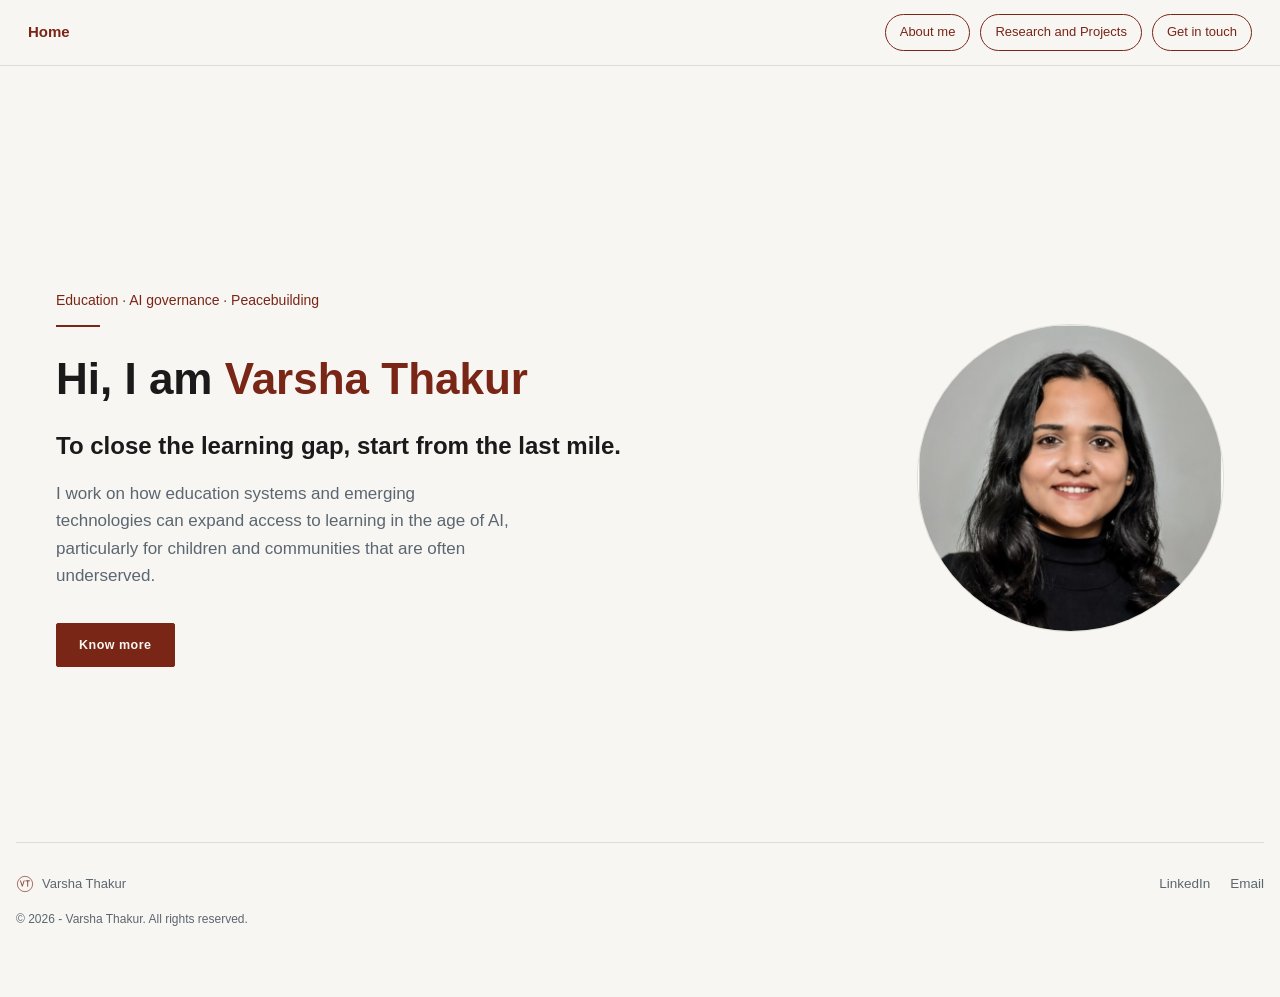
<file: index.html>
<!DOCTYPE html>
<html lang="en">
<head>
<meta charset="UTF-8">
<meta name="viewport" content="width=device-width, initial-scale=1.0">
<title>Varsha Thakur | Education, AI Governance and Peacebuilding</title>
<meta name="description" content="Varsha Thakur works at the intersection of education, AI governance, and peacebuilding, with a focus on children and communities that are often underserved.">
<meta property="og:type" content="website">
<meta property="og:title" content="Varsha Thakur | Education, AI Governance and Peacebuilding">
<meta property="og:description" content="Varsha Thakur works at the intersection of education, AI governance, and peacebuilding, with a focus on children and communities that are often underserved.">
<meta property="og:url" content="https://varsha-thakur-unc.github.io/">
<link rel="icon" type="image/svg+xml" href="data:image/svg+xml,%3Csvg xmlns='http://www.w3.org/2000/svg' viewBox='0 0 40 40'%3E%3Ccircle cx='20' cy='20' r='17' fill='none' stroke='%237A2616' stroke-width='1.6'/%3E%3Cpath d='M10 13 L14 25 L18 13' fill='none' stroke='%237A2616' stroke-width='2' stroke-linecap='round' stroke-linejoin='round'/%3E%3Cpath d='M22 13 L30 13 M26 13 L26 25' fill='none' stroke='%237A2616' stroke-width='2' stroke-linecap='round'/%3E%3C/svg%3E">
<link rel="stylesheet" href="styles.css">
</head>
<body>

<div class="topnav">
  <div class="topnav-inner">
    <a class="topnav-name active" href="index.html">Home</a>
    <div class="topnav-links">
      <a class="nav-btn" href="about.html">About me</a>
      <a class="nav-btn" href="portfolio.html">Research and Projects</a>
      <a class="nav-btn" href="contact.html">Get in touch</a>
    </div>
  </div>
</div>

<div class="wrap">

  <section id="hero">
    <img src="Profile.jpg" alt="Varsha Thakur" class="hero-photo">
    <div class="hero-eyebrow">Education &middot; AI governance &middot; Peacebuilding</div>
    <div class="eyebrow-rule"></div>
    <h1 class="hero-title">Hi, I am <span class="accent">Varsha Thakur</span></h1>
    <h2 style="font-size:clamp(18px, 2.6vw, 24px); font-weight:600; line-height:1.35; color:var(--ink); margin:0 0 18px;">To close the learning gap, start from the last mile.</h2>
    <p class="hero-sub" style="margin-bottom:34px;">I work on how education systems and emerging technologies can expand access to learning in the age of AI, particularly for children and communities that are often underserved.</p>
    <a class="cta-next" href="about.html" style="align-self:flex-start;">Know more</a>
  </section>

  <footer>
    <div class="footer-row">
      <div class="foot-name"><svg class="monogram" width="18" height="18" viewBox="0 0 40 40" xmlns="http://www.w3.org/2000/svg"><circle cx="20" cy="20" r="17" fill="none" stroke="currentColor" stroke-width="1.4"/><path d="M10 13 L14 25 L18 13" fill="none" stroke="currentColor" stroke-width="1.8" stroke-linecap="round" stroke-linejoin="round"/><path d="M22 13 L30 13 M26 13 L26 25" fill="none" stroke="currentColor" stroke-width="1.8" stroke-linecap="round"/></svg>Varsha Thakur</div>
      <div class="social-links">
        <a href="https://www.linkedin.com/in/varshathakur0525/" target="_blank" rel="noopener">LinkedIn</a>
        <a href="mailto:varshat@unc.edu">Email</a>
      </div>
    </div>
    <div class="footer-credit">&copy; 2026 - Varsha Thakur. All rights reserved.</div>
  </footer>

</div>

</body>
</html>
</file>
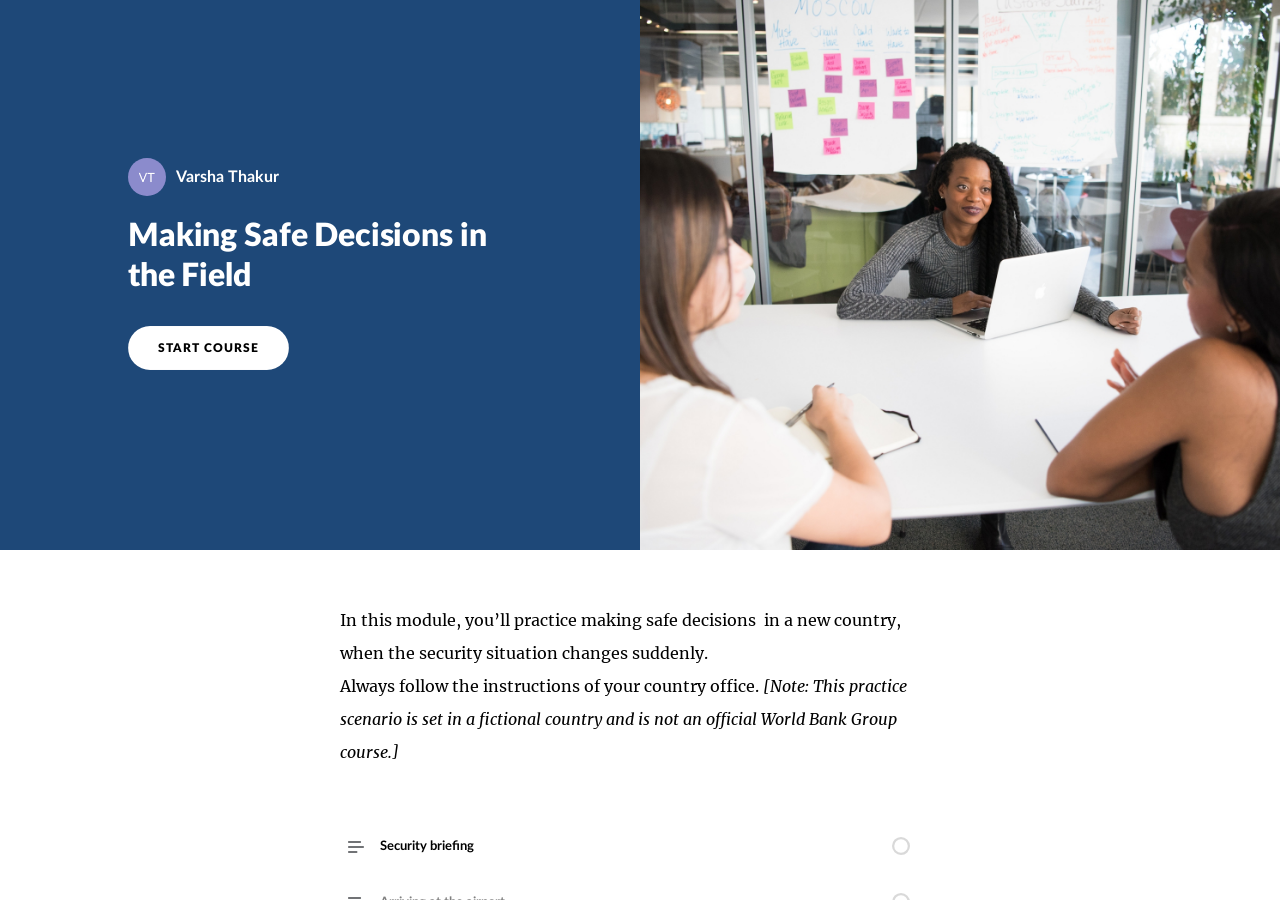
<file: safe-decisions/index.html>
<!DOCTYPE html>
<html lang="en">
<head>
<meta charset="utf-8">
<meta name="viewport" content="width=device-width, initial-scale=1">
<title>Making Safe Decisions in the Field</title>
<style>
  html, body { margin: 0; height: 100%; background: #ffffff; }
  iframe { display: block; width: 100%; height: 100%; border: 0; }
</style>
<script>
  /* A minimal SCORM 2004 runtime, so the course runs on a website the way it
     would inside an LMS. Nothing is saved or sent anywhere, and every visit
     starts fresh. */
  (function () {
    var data = {
      "cmi._version": "1.0",
      "cmi.mode": "normal",
      "cmi.credit": "credit",
      "cmi.entry": "ab-initio",
      "cmi.completion_status": "unknown",
      "cmi.success_status": "unknown",
      "cmi.learner_id": "guest",
      "cmi.learner_name": "Guest",
      "cmi.location": "",
      "cmi.suspend_data": "",
      "cmi.launch_data": "",
      "cmi.total_time": "PT0H0M0S",
      "cmi.time_limit_action": "continue,no message",
      "cmi.interactions._count": "0",
      "cmi.objectives._count": "0",
      "cmi.comments_from_learner._count": "0",
      "cmi.comments_from_lms._count": "0"
    };
    function updateCount(element) {
      var match = /^cmi\.(interactions|objectives|comments_from_learner)\.(\d+)\./.exec(element);
      if (!match) { return; }
      var key = "cmi." + match[1] + "._count";
      var next = parseInt(match[2], 10) + 1;
      if (next > parseInt(data[key] || "0", 10)) { data[key] = String(next); }
    }
    window.API_1484_11 = {
      Initialize: function () { return "true"; },
      Terminate: function () { return "true"; },
      Commit: function () { return "true"; },
      GetValue: function (element) {
        return Object.prototype.hasOwnProperty.call(data, element) ? data[element] : "";
      },
      SetValue: function (element, value) {
        data[element] = String(value);
        updateCount(element);
        return "true";
      },
      GetLastError: function () { return "0"; },
      GetErrorString: function () { return ""; },
      GetDiagnostic: function () { return ""; }
    };
  })();
</script>
</head>
<body>
<iframe src="scormdriver/indexAPI.html" title="Making Safe Decisions in the Field" allow="autoplay; fullscreen"></iframe>
</body>
</html>
</file>
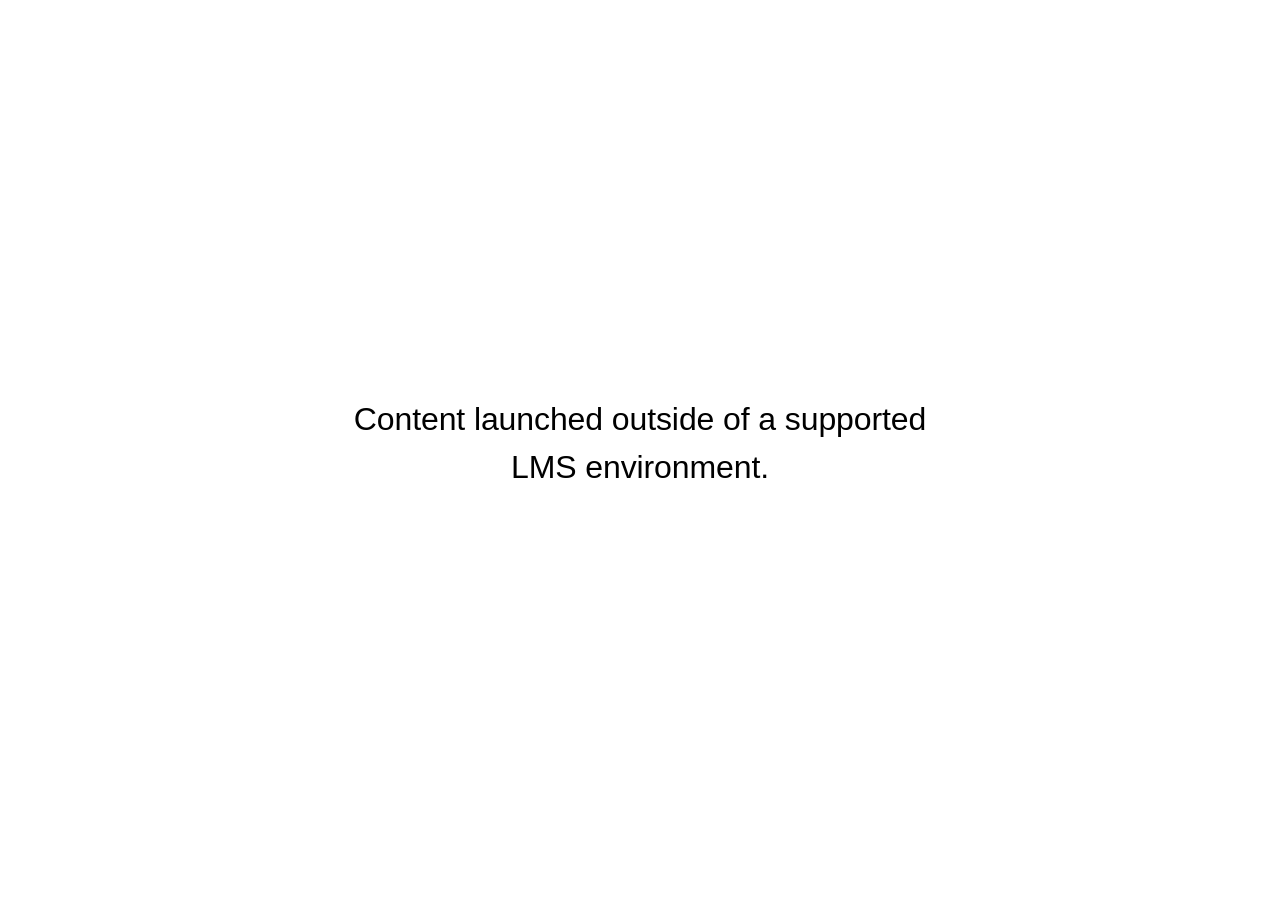
<file: safe-decisions/scormcontent/index.html>
<!doctype html>
<!-- 
course package version: T2NkK18a
rise_frontend sha: ac777813c344645eacc6f0f1423dc1d7cd86373a
ai_scenario sha: 829a695709e52af51e2e6a9ee84e43035f909327
learn_distribution_frontend sha: 6f05864a11e04685e2ec16e80185fe83fadc07a6
mondrian sha: 509dd1d1a8df705ef9239013702b294fa83fac91
sandbox sha: 42753f3391b109fa3788c525c22880445ab48325
 -->
<html lang="en">
  <head>
    <meta charset="utf-8">
    <meta name="viewport" content="width=device-width,initial-scale=1">
    <title>Making Safe Decisions in the Field</title>
    
    <script type="application/json" id="__CONFIG__">
      {"remoteManifest":{"ai_scenario":{".js":["ai-scenario/entry.js"]},"learn_distribution_frontend":{".js":["learn_dist/entry.js"]},"mondrian":{".js":["mondrian/entry.js"]}},"assetTargetPrefixes":{"media":"assets","font":"lib/fonts"},"loadOnlyInLms":true,"surface":"lms-export","telemetry":{"uri":"https://metrics.articulate.com"}}
    </script>
    
    <script src="lib/dist/ceac0120.js"></script>
  </head>
  <body>
    <div id="app"></div>
    
      <script src="lib/rise/39bb3dab.js"></script>
    
  </body>
</html>
</file>
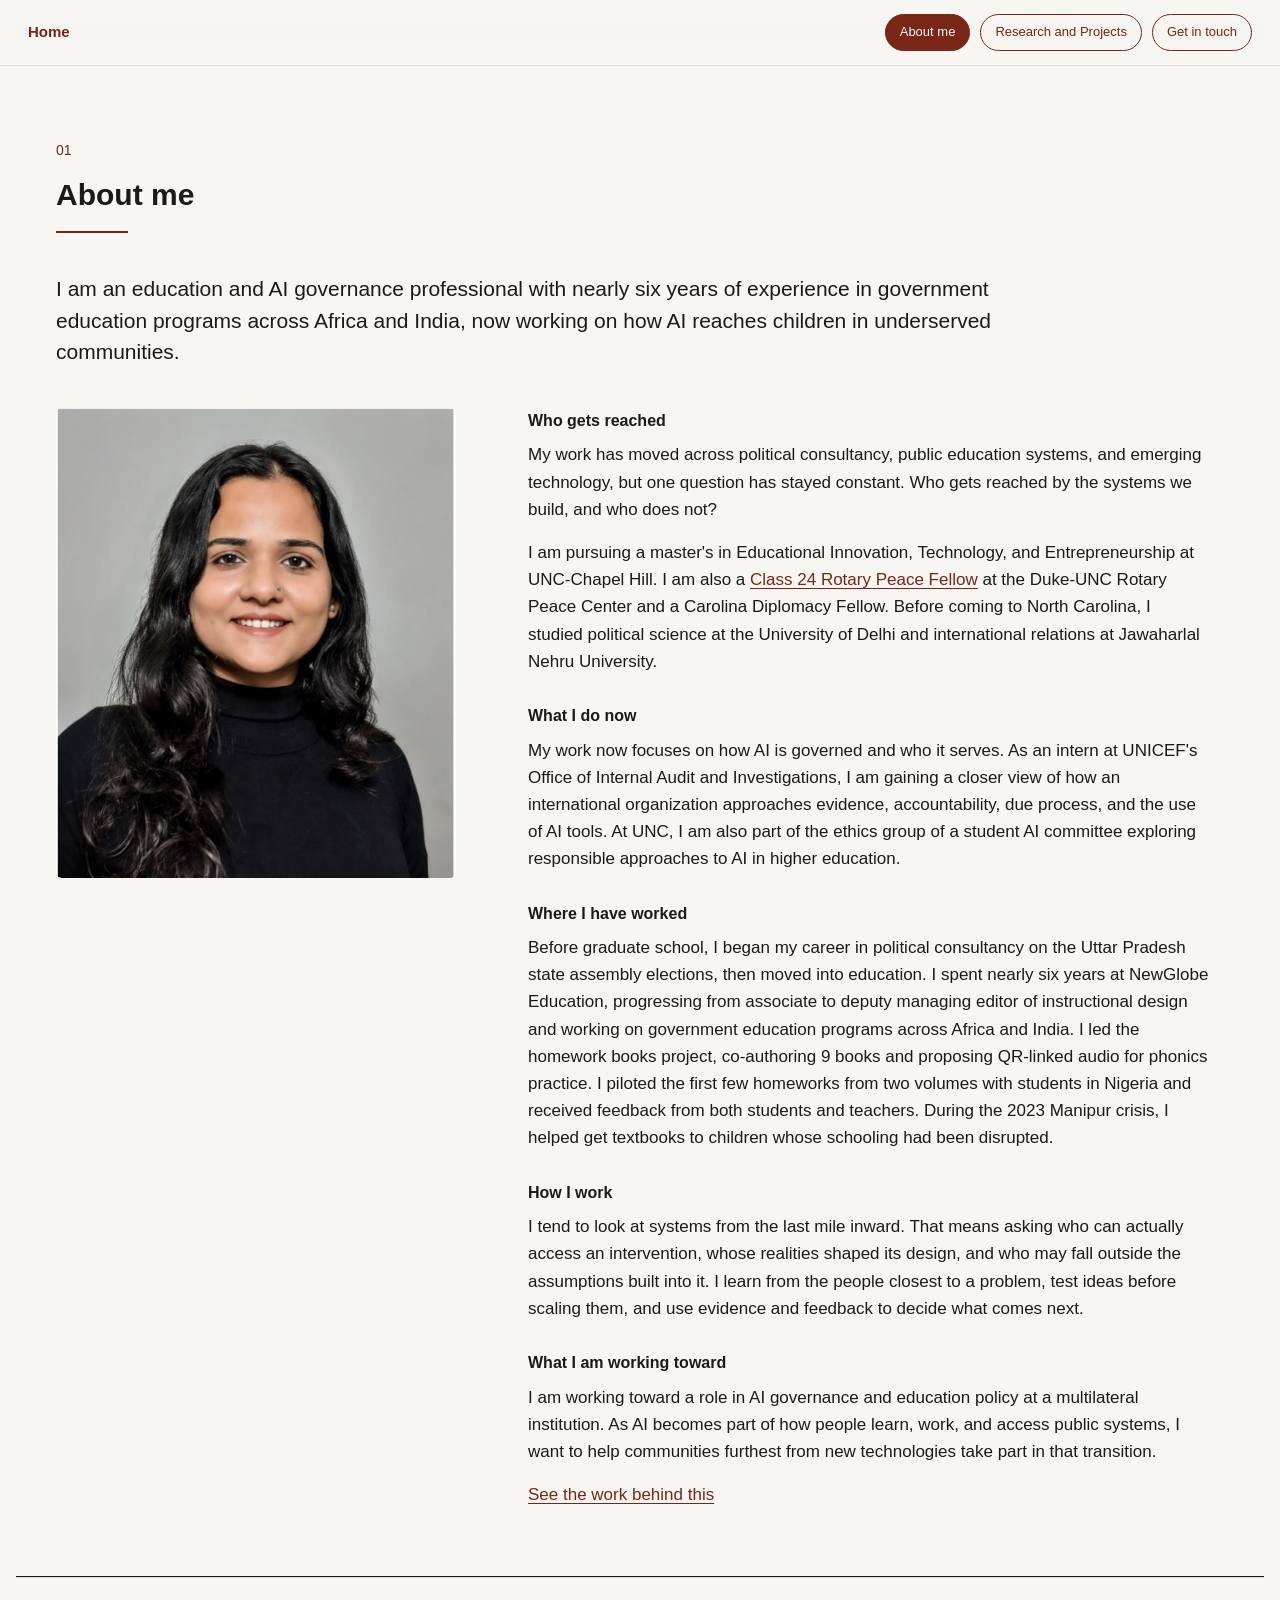
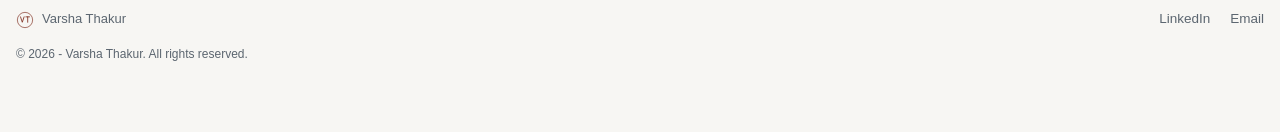
<file: about.html>
<!DOCTYPE html>
<html lang="en">
<head>
<meta charset="UTF-8">
<meta name="viewport" content="width=device-width, initial-scale=1.0">
<title>About | Varsha Thakur</title>
<meta name="description" content="Varsha Thakur is an education and AI governance professional with nearly six years of experience in government education programs across Africa and India.">
<link rel="icon" type="image/svg+xml" href="data:image/svg+xml,%3Csvg xmlns='http://www.w3.org/2000/svg' viewBox='0 0 40 40'%3E%3Ccircle cx='20' cy='20' r='17' fill='none' stroke='%237A2616' stroke-width='1.6'/%3E%3Cpath d='M10 13 L14 25 L18 13' fill='none' stroke='%237A2616' stroke-width='2' stroke-linecap='round' stroke-linejoin='round'/%3E%3Cpath d='M22 13 L30 13 M26 13 L26 25' fill='none' stroke='%237A2616' stroke-width='2' stroke-linecap='round'/%3E%3C/svg%3E">
<link rel="stylesheet" href="styles.css">
<style>
  h1.section-title{ font-family: var(--serif); font-weight: 700; font-size: 30px; margin-bottom: 12px; }
</style>
</head>
<body>

<div class="topnav">
  <div class="topnav-inner">
    <a class="topnav-name" href="index.html">Home</a>
    <div class="topnav-links">
      <a class="nav-btn active" href="about.html">About me</a>
      <a class="nav-btn" href="portfolio.html">Research and Projects</a>
      <a class="nav-btn" href="contact.html">Get in touch</a>
    </div>
  </div>
</div>

<div class="wrap">

  <section id="about">
    <div class="section-num">01</div>
    <h1 class="section-title">About me</h1>
    <div class="title-rule"></div>
    <p style="font-size:19px; line-height:1.5; font-weight:500; max-width:60ch; margin:0 0 40px;">I am an education and AI governance professional with nearly six years of experience in government education programs across Africa and India, now working on how AI reaches children in underserved communities.</p>
    <div class="about-grid">
      <div>
        <div class="about-photo" style="width:340px; height:400px; max-width:100%; padding:0; border:none; overflow:hidden;"><img src="Profile.jpg" alt="Varsha Thakur" style="display:block; width:100%; height:100%; object-fit:cover; object-position:top;"></div>
      </div>
      <div class="about-text">
        <h3 style="font-size:16px; font-weight:700; margin:0 0 8px;">Who gets reached</h3>
        <p>My work has moved across political consultancy, public education systems, and emerging technology, but one question has stayed constant. Who gets reached by the systems we build, and who does not?</p>
        <p>I am pursuing a master's in Educational Innovation, Technology, and Entrepreneurship at UNC-Chapel Hill. I am also a <a href="https://rotarypeacecenternc.org/fellow/varsha-thakur/" target="_blank" rel="noopener" style="color:var(--accent); text-decoration:underline; text-underline-offset:3px;">Class 24 Rotary Peace Fellow</a> at the Duke-UNC Rotary Peace Center and a Carolina Diplomacy Fellow. Before coming to North Carolina, I studied political science at the University of Delhi and international relations at Jawaharlal Nehru University.</p>

        <h3 style="font-size:16px; font-weight:700; margin:28px 0 8px;">What I do now</h3>
        <p>My work now focuses on how AI is governed and who it serves. As an intern at UNICEF's Office of Internal Audit and Investigations, I am gaining a closer view of how an international organization approaches evidence, accountability, due process, and the use of AI tools. At UNC, I am also part of the ethics group of a student AI committee exploring responsible approaches to AI in higher education.</p>

        <h3 style="font-size:16px; font-weight:700; margin:28px 0 8px;">Where I have worked</h3>
        <p>Before graduate school, I began my career in political consultancy on the Uttar Pradesh state assembly elections, then moved into education. I spent nearly six years at NewGlobe Education, progressing from associate to deputy managing editor of instructional design and working on government education programs across Africa and India. I led the homework books project, co-authoring 9 books and proposing QR-linked audio for phonics practice. I piloted the first few homeworks from two volumes with students in Nigeria and received feedback from both students and teachers. During the 2023 Manipur crisis, I helped get textbooks to children whose schooling had been disrupted.</p>

        <h3 style="font-size:16px; font-weight:700; margin:28px 0 8px;">How I work</h3>
        <p>I tend to look at systems from the last mile inward. That means asking who can actually access an intervention, whose realities shaped its design, and who may fall outside the assumptions built into it. I learn from the people closest to a problem, test ideas before scaling them, and use evidence and feedback to decide what comes next.</p>

        <h3 style="font-size:16px; font-weight:700; margin:28px 0 8px;">What I am working toward</h3>
        <p>I am working toward a role in AI governance and education policy at a multilateral institution. As AI becomes part of how people learn, work, and access public systems, I want to help communities furthest from new technologies take part in that transition.</p>
        <p><a href="portfolio.html" style="color:var(--accent); text-decoration:underline; text-underline-offset:3px;">See the work behind this</a></p>
      </div>
    </div>
  </section>

  <footer>
    <div class="footer-row">
      <div class="foot-name"><svg class="monogram" width="18" height="18" viewBox="0 0 40 40" xmlns="http://www.w3.org/2000/svg"><circle cx="20" cy="20" r="17" fill="none" stroke="currentColor" stroke-width="1.4"/><path d="M10 13 L14 25 L18 13" fill="none" stroke="currentColor" stroke-width="1.8" stroke-linecap="round" stroke-linejoin="round"/><path d="M22 13 L30 13 M26 13 L26 25" fill="none" stroke="currentColor" stroke-width="1.8" stroke-linecap="round"/></svg>Varsha Thakur</div>
      <div class="social-links">
        <a href="https://www.linkedin.com/in/varshathakur0525/" target="_blank" rel="noopener">LinkedIn</a>
        <a href="mailto:varshat@unc.edu">Email</a>
      </div>
    </div>
    <div class="footer-credit">&copy; 2026 - Varsha Thakur. All rights reserved.</div>
  </footer>

</div>

</body>
</html>
</file>
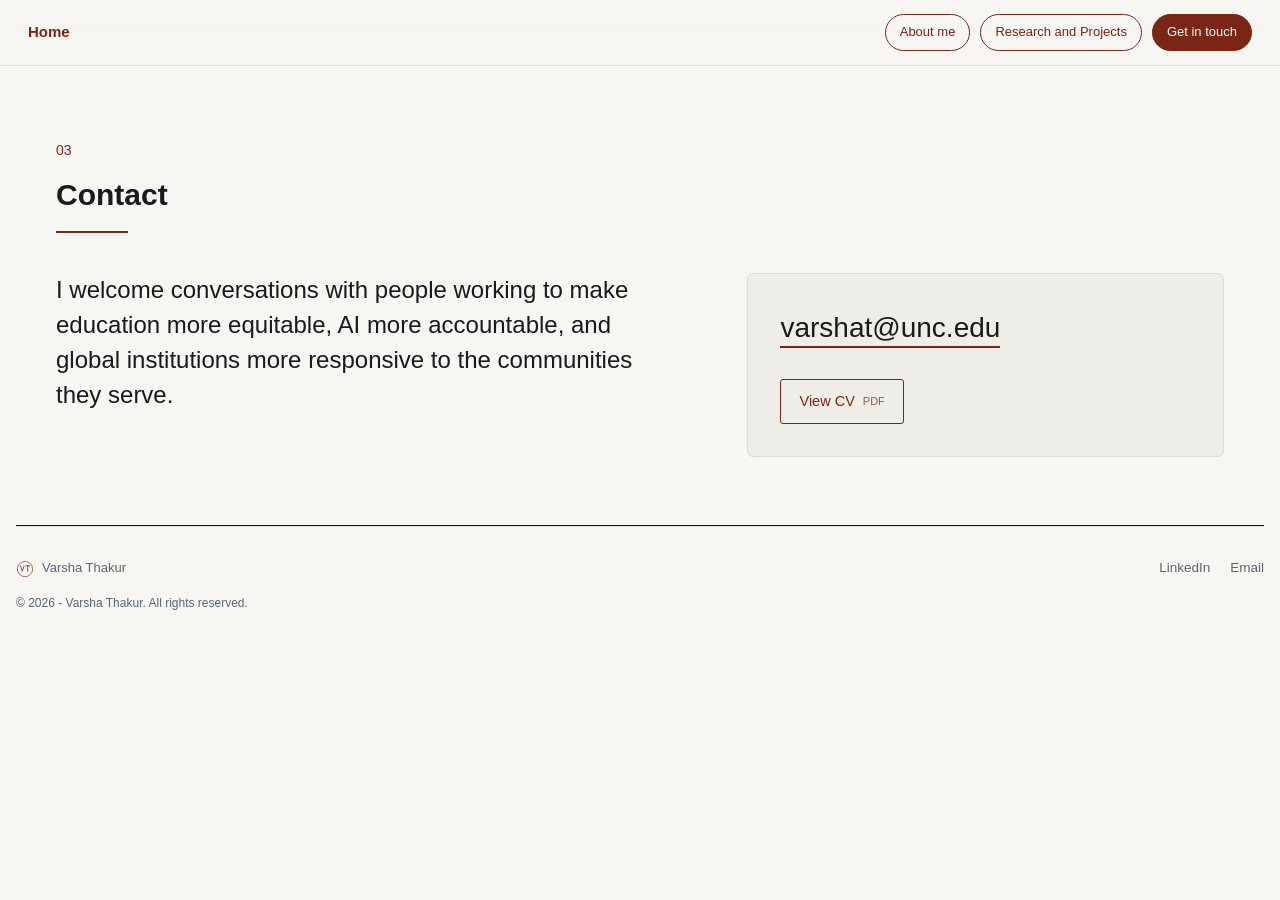
<file: contact.html>
<!DOCTYPE html>
<html lang="en">
<head>
<meta charset="UTF-8">
<meta name="viewport" content="width=device-width, initial-scale=1.0">
<title>Contact &mdash; Varsha Thakur</title>
<link rel="stylesheet" href="styles.css">
</head>
<body>

<div class="topnav">
  <div class="topnav-inner">
    <a class="topnav-name" href="index.html">Home</a>
    <div class="topnav-links">
      <a class="nav-btn" href="about.html">About me</a>
      <a class="nav-btn" href="portfolio.html">Research and Projects</a>
      <a class="nav-btn active" href="contact.html">Get in touch</a>
    </div>
  </div>
</div>

<div class="wrap">

    <section id="contact">
    <div class="section-num">03</div>
    <h2 class="section-title">Contact</h2>
    <div class="title-rule"></div>
    <div class="contact-grid">
      <p class="contact-cta">I welcome conversations with people working to make education more equitable, AI more accountable, and global institutions more responsive to the communities they serve.</p>
      <div class="contact-links">
        <a class="contact-email" href="mailto:varshat@unc.edu">varshat@unc.edu</a>
        <div>
          <a class="resume-link" href="Varsha-Thakur-CV.pdf" target="_blank" rel="noopener">View CV <span class="ext">PDF</span></a>
        </div>
      </div>
    </div>
  </section>

  <footer>
    <div class="footer-row">
      <div class="foot-name"><svg class="monogram" width="18" height="18" viewBox="0 0 40 40" xmlns="http://www.w3.org/2000/svg"><circle cx="20" cy="20" r="17" fill="none" stroke="currentColor" stroke-width="1.4"/><path d="M10 13 L14 25 L18 13" fill="none" stroke="currentColor" stroke-width="1.8" stroke-linecap="round" stroke-linejoin="round"/><path d="M22 13 L30 13 M26 13 L26 25" fill="none" stroke="currentColor" stroke-width="1.8" stroke-linecap="round"/></svg>Varsha Thakur</div>
      <div class="social-links">
        <a href="https://www.linkedin.com/in/varshathakur0525/" target="_blank" rel="noopener">LinkedIn</a>
        <a href="mailto:varshat@unc.edu">Email</a>
      </div>
    </div>
    <div class="footer-credit">&copy; 2026 - Varsha Thakur. All rights reserved.</div>
  </footer>

</div>

</body>
</html>
</file>
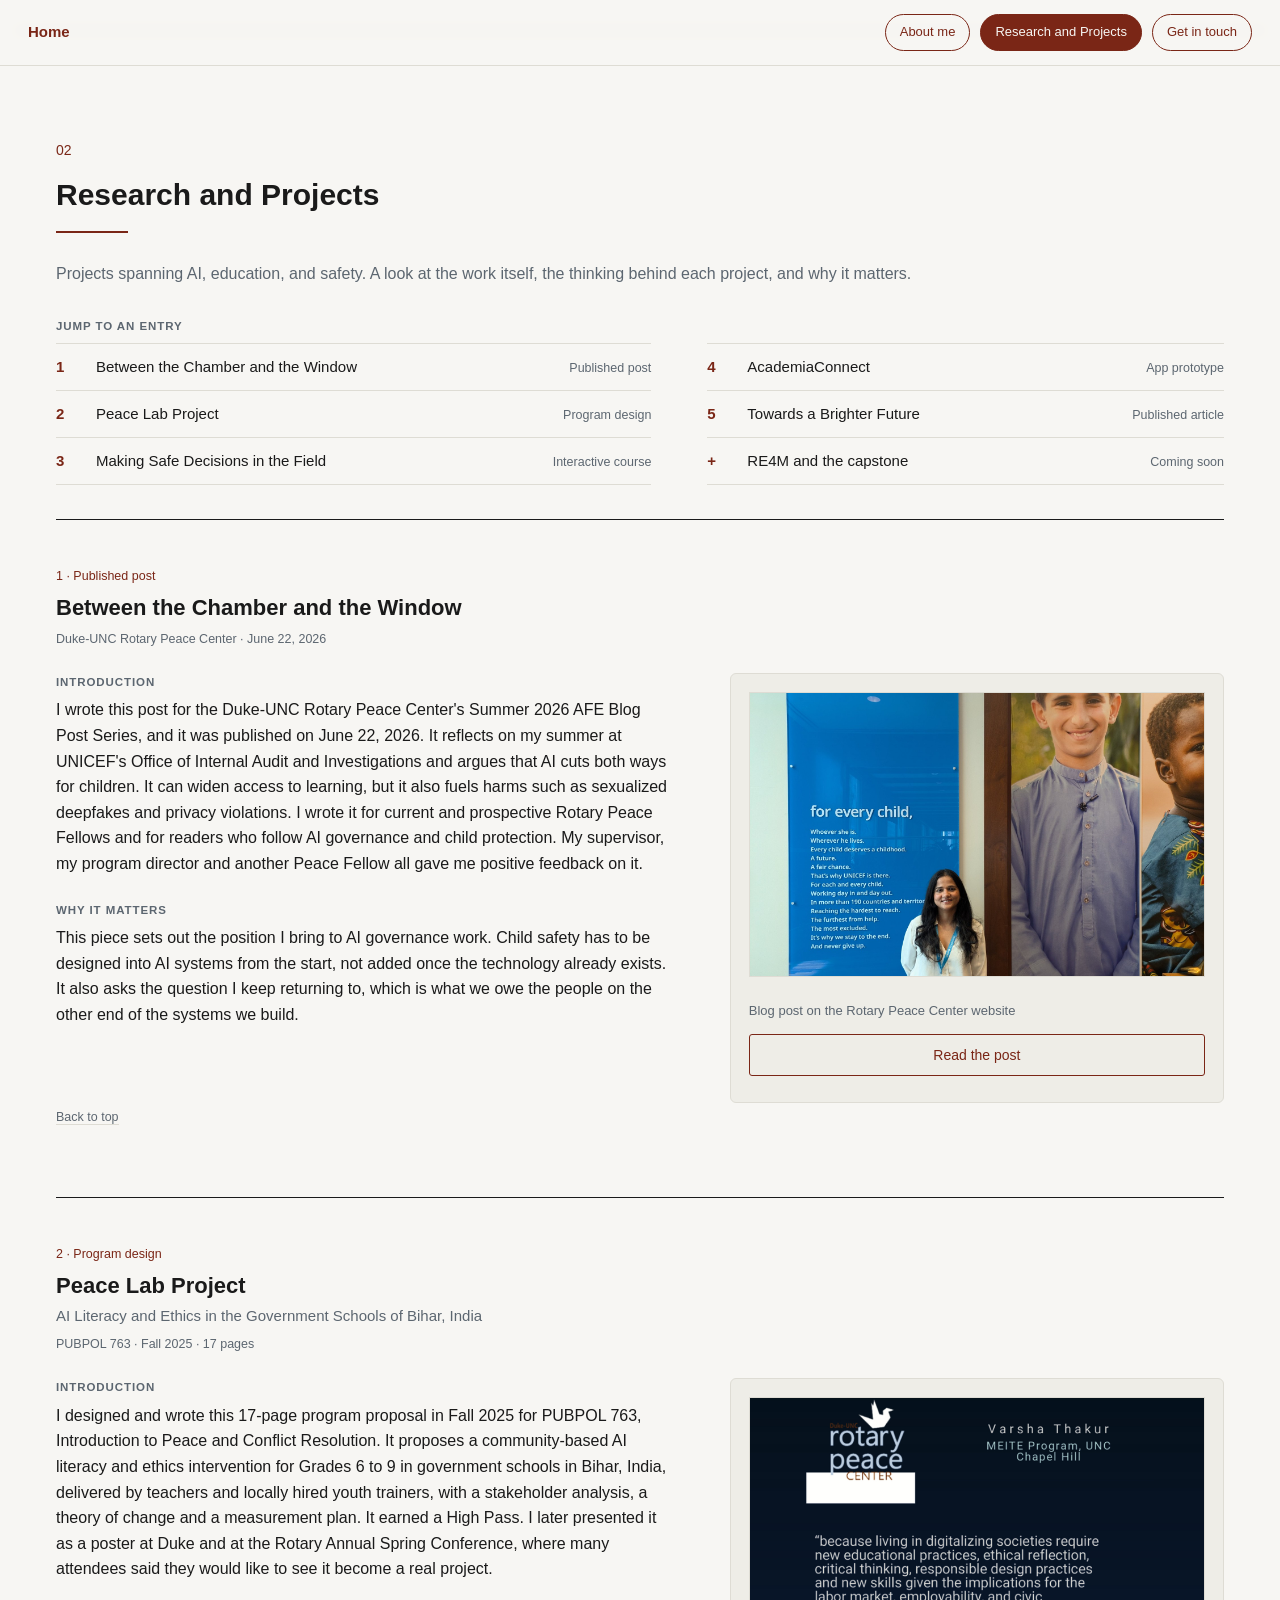
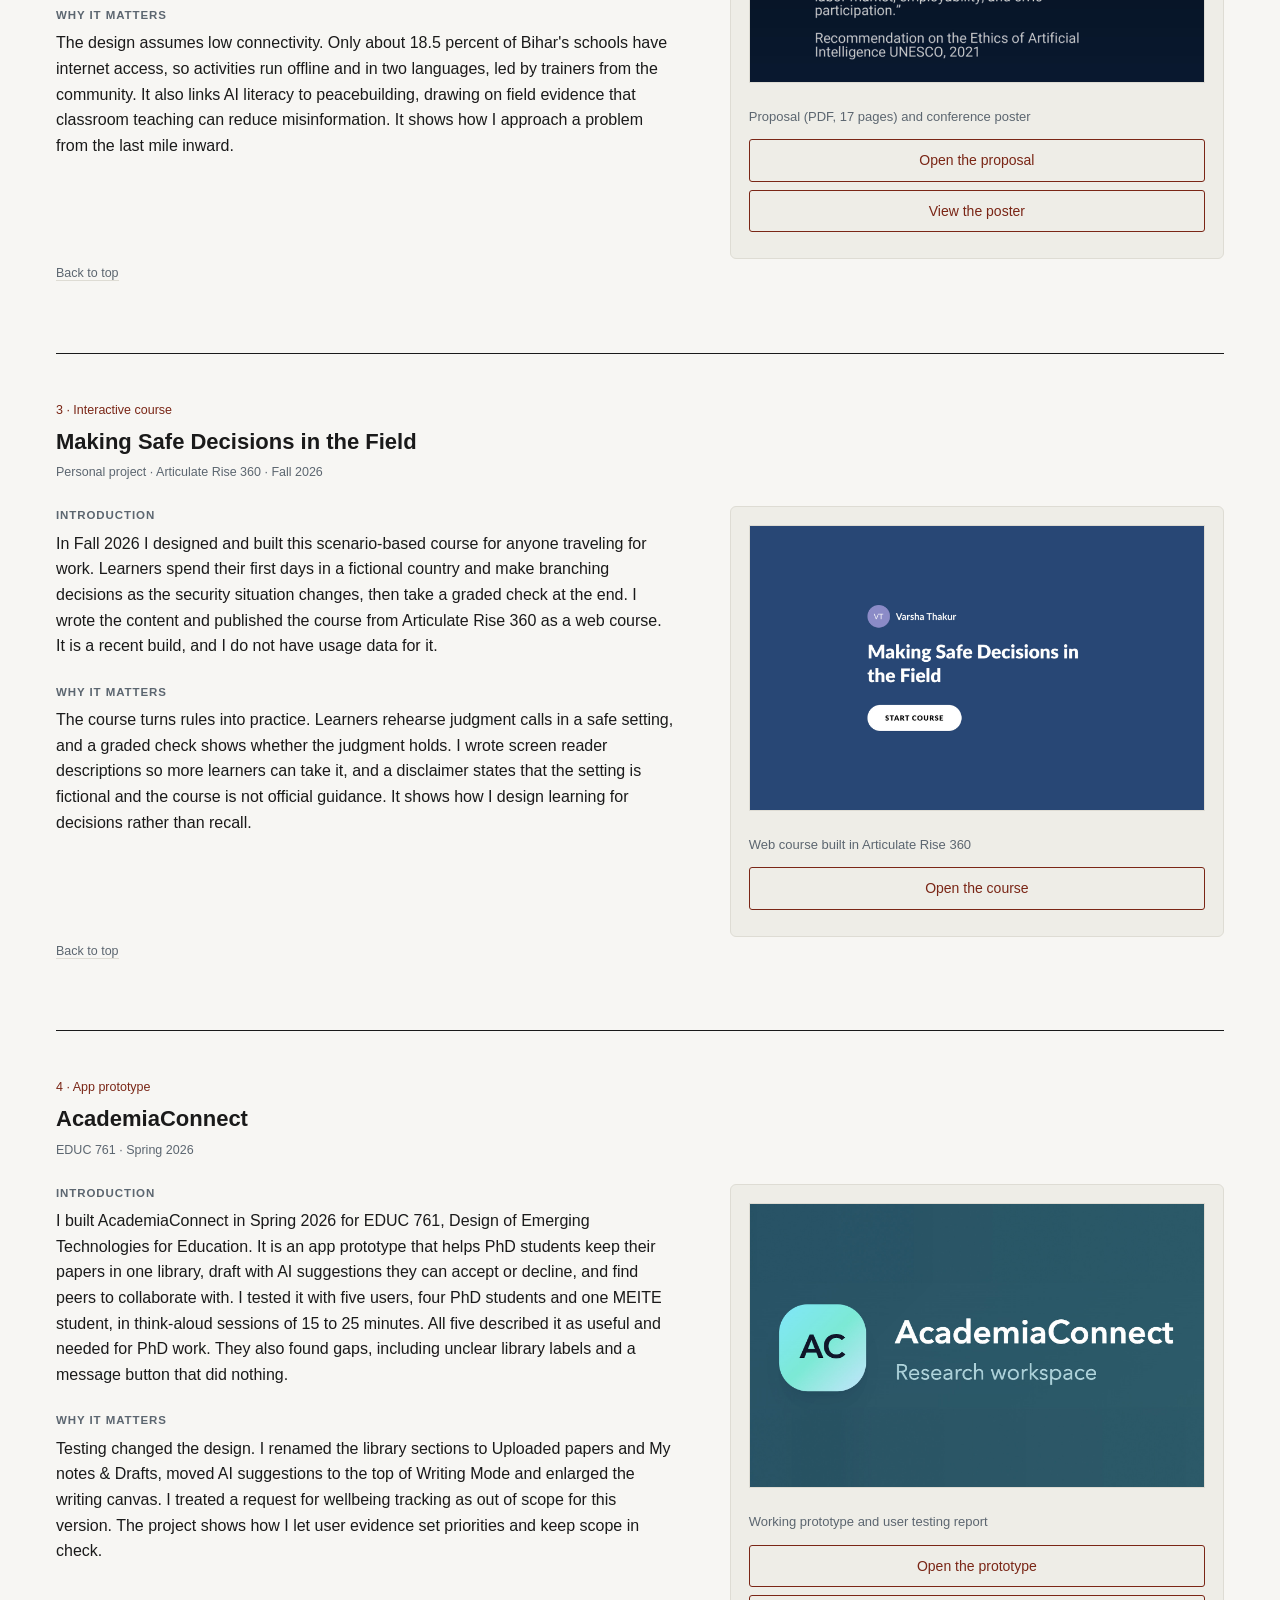
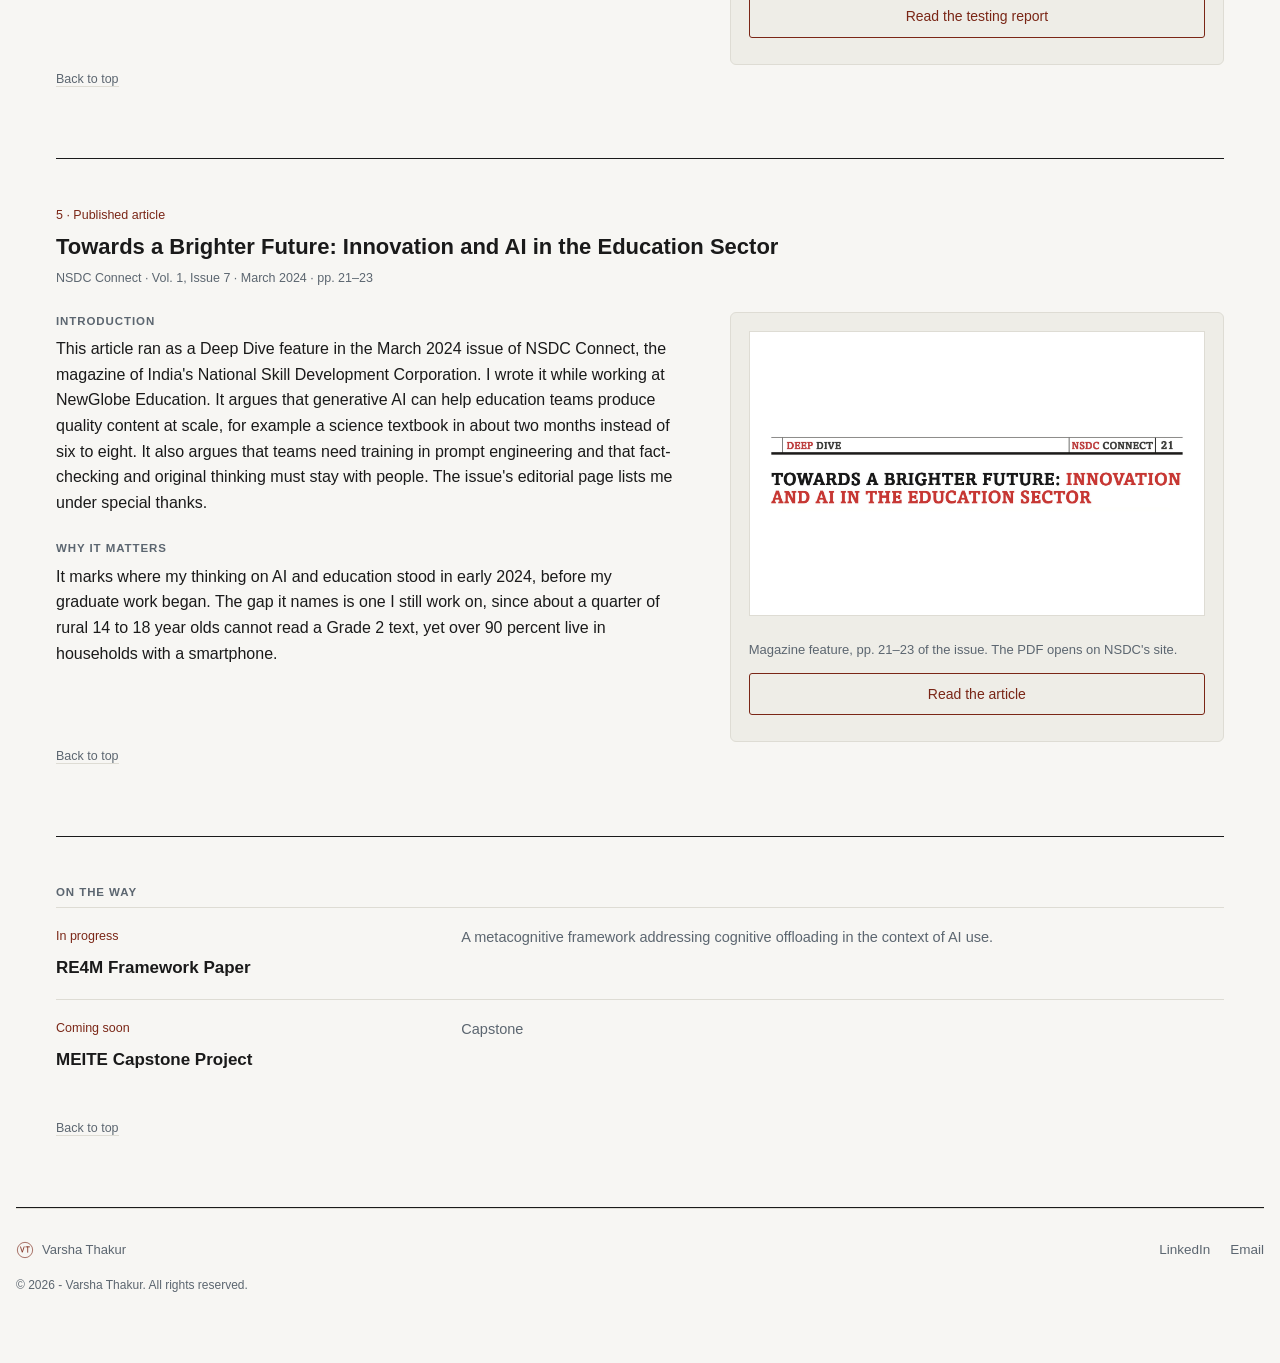
<file: portfolio.html>
<!DOCTYPE html>
<html lang="en">
<head>
<meta charset="UTF-8">
<meta name="viewport" content="width=device-width, initial-scale=1.0">
<title>Research and Projects | Varsha Thakur</title>
<meta name="description" content="Selected work by Varsha Thakur on AI literacy, child safety and learning design, with the artifact and a short note on each piece.">
<link rel="icon" type="image/svg+xml" href="data:image/svg+xml,%3Csvg xmlns='http://www.w3.org/2000/svg' viewBox='0 0 40 40'%3E%3Ccircle cx='20' cy='20' r='17' fill='none' stroke='%237A2616' stroke-width='1.6'/%3E%3Cpath d='M10 13 L14 25 L18 13' fill='none' stroke='%237A2616' stroke-width='2' stroke-linecap='round' stroke-linejoin='round'/%3E%3Cpath d='M22 13 L30 13 M26 13 L26 25' fill='none' stroke='%237A2616' stroke-width='2' stroke-linecap='round'/%3E%3C/svg%3E">
<link rel="stylesheet" href="styles.css">
<style>
  html{ scroll-behavior: smooth; }
  @media (prefers-reduced-motion: reduce){ html{ scroll-behavior: auto; } }
  h1.section-title{ font-family: var(--serif); font-weight: 700; font-size: 30px; margin-bottom: 12px; }
  .pf-lede{ font-size: 16px; color: var(--ink-soft); margin: -12px 0 30px; }

  .pf-menu{ margin-bottom: 18px; }
  .pf-menu-label{ font-size: 11.5px; letter-spacing: .08em; text-transform: uppercase; color: var(--ink-soft); font-weight: 600; margin-bottom: 8px; }
  .pf-menu ol{ list-style: none; border-bottom: 1px solid var(--rule); }
  .pf-menu a{ display: grid; grid-template-columns: 28px 1fr auto; gap: 12px; align-items: baseline; padding: 11px 0; border-top: 1px solid var(--rule); color: var(--ink); text-decoration: none; font-size: 15px; }
  .pf-menu a:hover, .pf-menu a:focus-visible{ color: var(--accent); }
  .pf-menu-n{ color: var(--accent); font-weight: 600; }
  .pf-menu-k{ font-size: 12.5px; color: var(--ink-soft); }

  .pf-entry{ padding: 46px 0 34px; border-top: 1px solid var(--ink); margin-top: 34px; scroll-margin-top: 84px; }
  .pf-kicker{ font-size: 12.5px; color: var(--accent); font-weight: 500; margin-bottom: 8px; }
  .pf-title{ font-family: var(--serif); font-size: 22px; font-weight: 700; line-height: 1.3; margin-bottom: 4px; }
  .pf-sub{ font-size: 15px; color: var(--ink-soft); }
  .pf-meta{ font-size: 12.5px; color: var(--ink-soft); margin: 6px 0 24px; }
  .pf-label{ font-size: 11.5px; letter-spacing: .08em; text-transform: uppercase; color: var(--ink-soft); font-weight: 600; margin-bottom: 6px; }
  .pf-text{ font-size: 16px; max-width: 62ch; margin-bottom: 24px; }

  .pf-art{ display: grid; grid-template-columns: 215px 1fr; gap: 24px; align-items: center; background: var(--bg-alt); border: 1px solid var(--rule); border-radius: 6px; padding: 18px; margin: 0 0 26px; }
  .pf-art.no-img{ grid-template-columns: 1fr; }
  .pf-thumb{ display: block; aspect-ratio: 16 / 10; border: 1px solid var(--rule); overflow: hidden; background: #fff; font-size: 0; line-height: 0; color: transparent; text-decoration: none; }
  .pf-thumb img{ display: block; width: 100%; height: 100%; object-fit: cover; object-position: top; }
  .pf-art-body{ min-width: 0; }
  .pf-art-type{ font-size: 13px; color: var(--ink-soft); margin-bottom: 12px; }
  .pf-btn{ display: block; text-align: center; font-size: 14px; font-weight: 500; color: var(--accent); text-decoration: none; border: 1px solid var(--accent); border-radius: 3px; padding: 9px 14px; margin: 0 0 8px; }
  .pf-art.no-img .pf-btn{ display: inline-block; margin: 0 10px 8px 0; }
  .pf-btn:hover, .pf-btn:focus-visible{ background: var(--accent); color: var(--bg); }
  .pf-top{ font-size: 12.5px; color: var(--ink-soft); text-decoration: none; border-bottom: 1px solid var(--rule); }
  .pf-top:hover, .pf-top:focus-visible{ color: var(--accent); border-bottom-color: var(--accent); }

  .pf-soon-row{ display: grid; grid-template-columns: 1fr 2fr; gap: 24px; padding: 18px 0; border-top: 1px solid var(--rule); }
  .pf-soon-row:last-child{ border-bottom: 1px solid var(--rule); }
  .pf-soon-name{ font-family: var(--serif); font-weight: 700; font-size: 17px; }
  .pf-soon-desc{ font-size: 14.5px; color: var(--ink-soft); }

  .pf-cols{ display: block; }
  @media (min-width: 1100px){
    .pf-menu ol{ display: grid; grid-auto-flow: column; grid-template-rows: repeat(3, auto); column-gap: 56px; border-bottom: none; }
    .pf-menu li:nth-child(3) a, .pf-menu li:nth-child(6) a{ border-bottom: 1px solid var(--rule); }
    .pf-cols{ display: grid; grid-template-columns: minmax(0, 1.25fr) minmax(0, 1fr); grid-template-areas: "intro art" "why art"; grid-template-rows: auto 1fr; column-gap: 56px; align-items: start; }
    .pf-cols .pf-text{ max-width: none; }
    .pf-intro{ grid-area: intro; }
    .pf-why{ grid-area: why; }
    .pf-cols > .pf-art{ grid-area: art; grid-template-columns: 1fr; margin: 0; }
    .pf-cols > .pf-art .pf-thumb{ order: -1; }
  }

  @media (max-width: 640px){
    .pf-menu a{ grid-template-columns: 22px 1fr; }
    .pf-menu-k{ display: none; }
    .pf-art{ grid-template-columns: 1fr; }
    .pf-thumb{ order: -1; }
    .pf-art.no-img .pf-btn, .pf-btn{ display: block; margin: 0 0 8px; }
    .pf-soon-row{ grid-template-columns: 1fr; gap: 4px; }
  }
</style>
</head>
<body>

<div class="topnav">
  <div class="topnav-inner">
    <a class="topnav-name" href="index.html">Home</a>
    <div class="topnav-links">
      <a class="nav-btn" href="about.html">About me</a>
      <a class="nav-btn active" href="portfolio.html">Research and Projects</a>
      <a class="nav-btn" href="contact.html">Get in touch</a>
    </div>
  </div>
</div>

<div class="wrap">

  <section id="work">
    <div class="section-num">02</div>
    <h1 class="section-title">Research and Projects</h1>
    <div class="title-rule"></div>
    <p class="pf-lede">Projects spanning AI, education, and safety. A look at the work itself, the thinking behind each project, and why it matters.</p>

    <nav class="pf-menu" id="portfolio-menu" aria-label="Portfolio entries">
      <div class="pf-menu-label">Jump to an entry</div>
      <ol>
      <li><a href="#entry-1"><span class="pf-menu-n">1</span><span>Between the Chamber and the Window</span><span class="pf-menu-k">Published post</span></a></li>
      <li><a href="#entry-2"><span class="pf-menu-n">2</span><span>Peace Lab Project</span><span class="pf-menu-k">Program design</span></a></li>
      <li><a href="#entry-3"><span class="pf-menu-n">3</span><span>Making Safe Decisions in the Field</span><span class="pf-menu-k">Interactive course</span></a></li>
      <li><a href="#entry-4"><span class="pf-menu-n">4</span><span>AcademiaConnect</span><span class="pf-menu-k">App prototype</span></a></li>
      <li><a href="#entry-5"><span class="pf-menu-n">5</span><span>Towards a Brighter Future</span><span class="pf-menu-k">Published article</span></a></li>
      <li><a href="#in-progress"><span class="pf-menu-n">+</span><span>RE4M and the capstone</span><span class="pf-menu-k">Coming soon</span></a></li>
      </ol>
    </nav>

    <article class="pf-entry" id="entry-1" aria-labelledby="entry-1-title">
      <div class="pf-kicker">1 &middot; Published post</div>
      <h2 class="pf-title" id="entry-1-title">Between the Chamber and the Window</h2>
      <div class="pf-meta">Duke-UNC Rotary Peace Center · June 22, 2026</div>

      <div class="pf-cols">
        <div class="pf-intro">
          <div class="pf-label">Introduction</div>
          <p class="pf-text">I wrote this post for the Duke-UNC Rotary Peace Center&#x27;s Summer 2026 AFE Blog Post Series, and it was published on June 22, 2026. It reflects on my summer at UNICEF&#x27;s Office of Internal Audit and Investigations and argues that AI cuts both ways for children. It can widen access to learning, but it also fuels harms such as sexualized deepfakes and privacy violations. I wrote it for current and prospective Rotary Peace Fellows and for readers who follow AI governance and child protection. My supervisor, my program director and another Peace Fellow all gave me positive feedback on it.</p>
        </div>
        <div class="pf-art" role="group" aria-label="Artifact">
          <div class="pf-art-body">
            <div class="pf-art-type">Blog post on the Rotary Peace Center website</div>
            <a class="pf-btn" href="https://rotarypeacecenternc.org/from-varsha-thakur-between-the-chamber-and-the-window-a-summer-at-unicef-and-the-work-of-protecting-children-in-both-the-real-and-the-digital-world/" target="_blank" rel="noopener">Read the post</a>
          </div>
          <a class="pf-thumb" href="https://rotarypeacecenternc.org/from-varsha-thakur-between-the-chamber-and-the-window-a-summer-at-unicef-and-the-work-of-protecting-children-in-both-the-real-and-the-digital-world/" target="_blank" rel="noopener" tabindex="-1" aria-hidden="true"><img src="rotary-blog.jpg" alt="Image from the blog post Between the Chamber and the Window" onerror="this.style.display='none'"></a>
        </div>
        <div class="pf-why">
          <div class="pf-label">Why it matters</div>
          <p class="pf-text">This piece sets out the position I bring to AI governance work. Child safety has to be designed into AI systems from the start, not added once the technology already exists. It also asks the question I keep returning to, which is what we owe the people on the other end of the systems we build.</p>
        </div>
      </div>
      <a class="pf-top" href="#top">Back to top</a>
    </article>
    <article class="pf-entry" id="entry-2" aria-labelledby="entry-2-title">
      <div class="pf-kicker">2 &middot; Program design</div>
      <h2 class="pf-title" id="entry-2-title">Peace Lab Project</h2>
      <div class="pf-sub">AI Literacy and Ethics in the Government Schools of Bihar, India</div>
      <div class="pf-meta">PUBPOL 763 · Fall 2025 · 17 pages</div>

      <div class="pf-cols">
        <div class="pf-intro">
          <div class="pf-label">Introduction</div>
          <p class="pf-text">I designed and wrote this 17-page program proposal in Fall 2025 for PUBPOL 763, Introduction to Peace and Conflict Resolution. It proposes a community-based AI literacy and ethics intervention for Grades 6 to 9 in government schools in Bihar, India, delivered by teachers and locally hired youth trainers, with a stakeholder analysis, a theory of change and a measurement plan. It earned a High Pass. I later presented it as a poster at Duke and at the Rotary Annual Spring Conference, where many attendees said they would like to see it become a real project.</p>
        </div>
        <div class="pf-art" role="group" aria-label="Artifact">
          <div class="pf-art-body">
            <div class="pf-art-type">Proposal (PDF, 17 pages) and conference poster</div>
            <a class="pf-btn" href="Peace-Lab-AI-Literacy-Bihar.pdf" target="_blank" rel="noopener">Open the proposal</a>
            <a class="pf-btn" href="Peace-Lab-Poster.pdf" target="_blank" rel="noopener">View the poster</a>
          </div>
          <a class="pf-thumb" href="Peace-Lab-Poster.pdf" target="_blank" rel="noopener" tabindex="-1" aria-hidden="true"><img src="peace-lab-cover.jpg" alt="Top of the Peace Lab conference poster" onerror="this.style.display='none'"></a>
        </div>
        <div class="pf-why">
          <div class="pf-label">Why it matters</div>
          <p class="pf-text">The design assumes low connectivity. Only about 18.5 percent of Bihar&#x27;s schools have internet access, so activities run offline and in two languages, led by trainers from the community. It also links AI literacy to peacebuilding, drawing on field evidence that classroom teaching can reduce misinformation. It shows how I approach a problem from the last mile inward.</p>
        </div>
      </div>
      <a class="pf-top" href="#top">Back to top</a>
    </article>
    <article class="pf-entry" id="entry-3" aria-labelledby="entry-3-title">
      <div class="pf-kicker">3 &middot; Interactive course</div>
      <h2 class="pf-title" id="entry-3-title">Making Safe Decisions in the Field</h2>
      <div class="pf-meta">Personal project · Articulate Rise 360 · Fall 2026</div>

      <div class="pf-cols">
        <div class="pf-intro">
          <div class="pf-label">Introduction</div>
          <p class="pf-text">In Fall 2026 I designed and built this scenario-based course for anyone traveling for work. Learners spend their first days in a fictional country and make branching decisions as the security situation changes, then take a graded check at the end. I wrote the content and published the course from Articulate Rise 360 as a web course. It is a recent build, and I do not have usage data for it.</p>
        </div>
        <div class="pf-art" role="group" aria-label="Artifact">
          <div class="pf-art-body">
            <div class="pf-art-type">Web course built in Articulate Rise 360</div>
            <a class="pf-btn" href="safe-decisions/index.html" target="_blank" rel="noopener">Open the course</a>
          </div>
          <a class="pf-thumb" href="safe-decisions/index.html" target="_blank" rel="noopener" tabindex="-1" aria-hidden="true"><img src="safe-decisions.jpg" alt="Start screen of the course Making Safe Decisions in the Field" onerror="this.style.display='none'"></a>
        </div>
        <div class="pf-why">
          <div class="pf-label">Why it matters</div>
          <p class="pf-text">The course turns rules into practice. Learners rehearse judgment calls in a safe setting, and a graded check shows whether the judgment holds. I wrote screen reader descriptions so more learners can take it, and a disclaimer states that the setting is fictional and the course is not official guidance. It shows how I design learning for decisions rather than recall.</p>
        </div>
      </div>
      <a class="pf-top" href="#top">Back to top</a>
    </article>
    <article class="pf-entry" id="entry-4" aria-labelledby="entry-4-title">
      <div class="pf-kicker">4 &middot; App prototype</div>
      <h2 class="pf-title" id="entry-4-title">AcademiaConnect</h2>
      <div class="pf-meta">EDUC 761 · Spring 2026</div>

      <div class="pf-cols">
        <div class="pf-intro">
          <div class="pf-label">Introduction</div>
          <p class="pf-text">I built AcademiaConnect in Spring 2026 for EDUC 761, Design of Emerging Technologies for Education. It is an app prototype that helps PhD students keep their papers in one library, draft with AI suggestions they can accept or decline, and find peers to collaborate with. I tested it with five users, four PhD students and one MEITE student, in think-aloud sessions of 15 to 25 minutes. All five described it as useful and needed for PhD work. They also found gaps, including unclear library labels and a message button that did nothing.</p>
        </div>
        <div class="pf-art" role="group" aria-label="Artifact">
          <div class="pf-art-body">
            <div class="pf-art-type">Working prototype and user testing report</div>
            <a class="pf-btn" href="https://academia-connect-one.vercel.app/" target="_blank" rel="noopener">Open the prototype</a>
            <a class="pf-btn" href="academiaconnect-user-testing.pdf" target="_blank" rel="noopener">Read the testing report</a>
          </div>
          <a class="pf-thumb" href="https://academia-connect-one.vercel.app/" target="_blank" rel="noopener" tabindex="-1" aria-hidden="true"><img src="academiaconnect-testing.jpg" alt="AcademiaConnect logo and name" onerror="this.style.display='none'"></a>
        </div>
        <div class="pf-why">
          <div class="pf-label">Why it matters</div>
          <p class="pf-text">Testing changed the design. I renamed the library sections to Uploaded papers and My notes &amp; Drafts, moved AI suggestions to the top of Writing Mode and enlarged the writing canvas. I treated a request for wellbeing tracking as out of scope for this version. The project shows how I let user evidence set priorities and keep scope in check.</p>
        </div>
      </div>
      <a class="pf-top" href="#top">Back to top</a>
    </article>
    <article class="pf-entry" id="entry-5" aria-labelledby="entry-5-title">
      <div class="pf-kicker">5 &middot; Published article</div>
      <h2 class="pf-title" id="entry-5-title">Towards a Brighter Future: Innovation and AI in the Education Sector</h2>
      <div class="pf-meta">NSDC Connect · Vol. 1, Issue 7 · March 2024 · pp. 21–23</div>

      <div class="pf-cols">
        <div class="pf-intro">
          <div class="pf-label">Introduction</div>
          <p class="pf-text">This article ran as a Deep Dive feature in the March 2024 issue of NSDC Connect, the magazine of India&#x27;s National Skill Development Corporation. I wrote it while working at NewGlobe Education. It argues that generative AI can help education teams produce quality content at scale, for example a science textbook in about two months instead of six to eight. It also argues that teams need training in prompt engineering and that fact-checking and original thinking must stay with people. The issue&#x27;s editorial page lists me under special thanks.</p>
        </div>
        <div class="pf-art" role="group" aria-label="Artifact">
          <div class="pf-art-body">
            <div class="pf-art-type">Magazine feature, pp. 21–23 of the issue. The PDF opens on NSDC&#x27;s site.</div>
            <a class="pf-btn" href="https://api1.nsdcindia.org/system/files/2025-07/07_March%202024_NSDC%20Connect_Innovation%20and%20HFIs.pdf" target="_blank" rel="noopener">Read the article</a>
          </div>
          <a class="pf-thumb" href="https://api1.nsdcindia.org/system/files/2025-07/07_March%202024_NSDC%20Connect_Innovation%20and%20HFIs.pdf" target="_blank" rel="noopener" tabindex="-1" aria-hidden="true"><img src="nsdc-article.jpg" alt="Header of the NSDC Connect article" onerror="this.style.display='none'"></a>
        </div>
        <div class="pf-why">
          <div class="pf-label">Why it matters</div>
          <p class="pf-text">It marks where my thinking on AI and education stood in early 2024, before my graduate work began. The gap it names is one I still work on, since about a quarter of rural 14 to 18 year olds cannot read a Grade 2 text, yet over 90 percent live in households with a smartphone.</p>
        </div>
      </div>
      <a class="pf-top" href="#top">Back to top</a>
    </article>

    <div class="pf-entry" id="in-progress" style="padding-bottom:0;">
      <div class="pf-label">On the way</div>
      <div class="pf-soon-row">
        <div><div class="pf-kicker">In progress</div><div class="pf-soon-name">RE4M Framework Paper</div></div>
        <div class="pf-soon-desc">A metacognitive framework addressing cognitive offloading in the context of AI use.</div>
      </div>
      <div class="pf-soon-row">
        <div><div class="pf-kicker">Coming soon</div><div class="pf-soon-name">MEITE Capstone Project</div></div>
        <div class="pf-soon-desc">Capstone</div>
      </div>
      <div style="margin-top:22px;"><a class="pf-top" href="#top">Back to top</a></div>
    </div>
  </section>

  <footer>
    <div class="footer-row">
      <div class="foot-name"><svg class="monogram" width="18" height="18" viewBox="0 0 40 40" xmlns="http://www.w3.org/2000/svg"><circle cx="20" cy="20" r="17" fill="none" stroke="currentColor" stroke-width="1.4"/><path d="M10 13 L14 25 L18 13" fill="none" stroke="currentColor" stroke-width="1.8" stroke-linecap="round" stroke-linejoin="round"/><path d="M22 13 L30 13 M26 13 L26 25" fill="none" stroke="currentColor" stroke-width="1.8" stroke-linecap="round"/></svg>Varsha Thakur</div>
      <div class="social-links">
        <a href="https://www.linkedin.com/in/varshathakur0525/" target="_blank" rel="noopener">LinkedIn</a>
        <a href="mailto:varshat@unc.edu">Email</a>
      </div>
    </div>
    <div class="footer-credit">&copy; 2026 - Varsha Thakur. All rights reserved.</div>
  </footer>

</div>

</body>
</html>
</file>
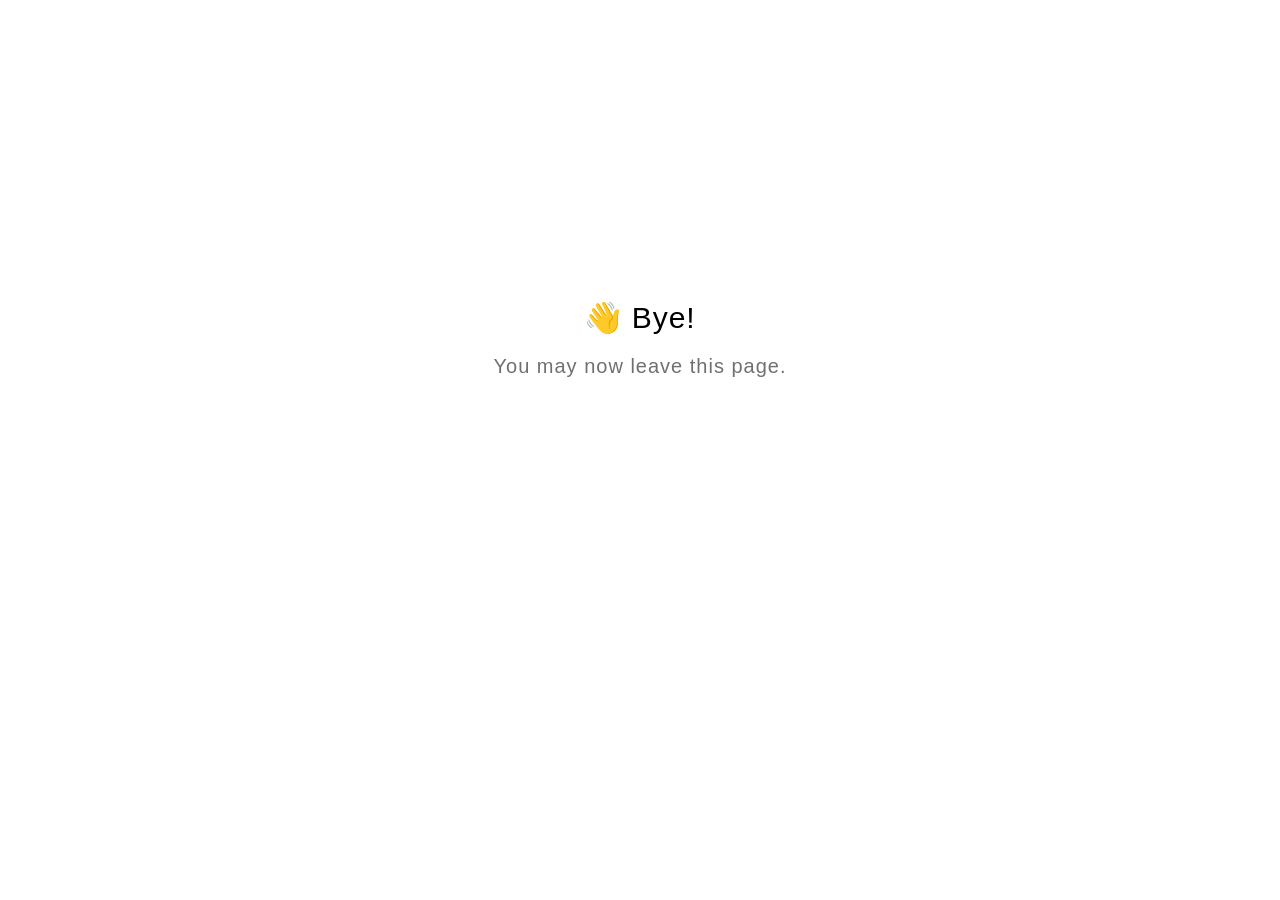
<file: safe-decisions/scormdriver/goodbye.html>
<!doctype html>
<html lang="en">
  <head>
    <title>Goodbye</title>
    <meta charset="utf-8">
    <style>
      html {
        font-size: 20px;
        font-family: 'lato', sans-serif;
        font-weight: lighter;
        letter-spacing: 0.05rem;
      }

      .goodbye-container {
        text-align: center;
        margin-top: 15rem;
      }

      .bye-message {
        font-size: 1.5rem;
      }

      .exit-text {
        color: #707070;
        margin-top: 1rem;
      }
    </style>
  </head>
  <body>
    <div class="goodbye-container">
      <div class="bye-message">👋 Bye!</div>
      <div class="exit-text">You may now leave this page.</div>
    </div>
  </body>
</html>
</file>
<file: styles.css>
:root{
  --bg: #F7F6F3;
  --bg-alt: #EEEDE7;
  --ink: #1A1A1A;
  --ink-soft: #5C6670;
  --accent: #7A2616;
  --accent-light: #8F3323;
  --rule: #DEDCD4;
  --serif: 'Helvetica Neue', Helvetica, Arial, sans-serif;
  --sans: 'Helvetica Neue', Helvetica, Arial, -apple-system, BlinkMacSystemFont, sans-serif;
}
.hero-photo{ width: 132px; height: 132px; border-radius: 50%; object-fit: cover; object-position: top; margin-bottom: 28px; border: 1px solid var(--rule); }

*{ box-sizing: border-box; margin:0; padding:0; }

body{
  background: var(--bg);
  color: var(--ink);
  font-family: var(--sans);
  line-height: 1.6;
  -webkit-font-smoothing: antialiased;
}

.wrap{ max-width: 1360px; margin: 0 auto; padding: 14px 16px 18px; }

/* persistent top nav */
.topnav{
  position: fixed;
  top: 0; left: 0; right: 0;
  background: rgba(247, 246, 243, 0.94);
  backdrop-filter: blur(6px);
  border-bottom: 1px solid var(--rule);
  z-index: 50;
}
.topnav-inner{
  max-width: 1360px;
  margin: 0 auto;
  padding: 14px 28px;
  display: flex;
  align-items: center;
  justify-content: space-between;
  gap: 16px;
  flex-wrap: wrap;
}
.topnav-name{
  display: inline-block;
  font-family: var(--sans);
  font-weight: 700;
  font-size: 15px;
  color: var(--accent);
  text-decoration: none;
}
.topnav-name.active{ color: var(--accent); }
.topnav-links{ display: flex; gap: 10px; flex-wrap: wrap; }
.nav-btn{
  display: inline-block;
  font-family: var(--sans);
  font-size: 13px;
  font-weight: 500;
  color: var(--accent);
  background: transparent;
  border: 1px solid var(--accent);
  border-radius: 20px;
  padding: 7px 14px;
  text-decoration: none;
  cursor: pointer;
  transition: background .15s ease, color .15s ease;
  white-space: nowrap;
}
.nav-btn:hover{ background: var(--accent); color: var(--bg); }
.nav-btn:focus-visible{ outline: 2px solid var(--accent); outline-offset: 2px; }
.nav-btn.active{ background: var(--accent); color: var(--bg); }

/* hero */
#hero{
  min-height: 92vh;
  display: flex;
  flex-direction: column;
  justify-content: center;
  padding-top: 100px;
  border: none;
}

.hero-eyebrow{
  font-size: 14px; color: var(--accent); font-weight: 500;
  margin-bottom: 14px;
}
.eyebrow-rule{
  height: 1.5px; width: 44px; background: var(--accent);
  margin-bottom: 24px; transform-origin: left;
  animation: draw-rule 0.7s cubic-bezier(.4,0,.2,1) both;
}
.hero-title{
  font-family: var(--serif);
  font-weight: 700;
  font-size: clamp(22px, 6.5vw, 44px);
  line-height: 1.25;
  white-space: nowrap;
  margin-bottom: 24px;
}
.hero-title .accent{ color: var(--accent); }
.hero-sub{
  font-size: 17px;
  color: var(--ink-soft);
  max-width: 48ch;
  margin-bottom: 40px;
}
.cta-next{
  display: inline-block;
  font-family: var(--sans);
  font-size: 12.5px;
  font-weight: 600;
  letter-spacing: 0.04em;
  color: var(--bg);
  background: var(--accent);
  padding: 11px 22px;
  text-align: center;
  text-decoration: none;
  border: 1px solid var(--accent);
  border-radius: 2px;
  cursor: pointer;
  transition: background .15s ease;
}
.cta-next:hover{ background: var(--accent-light); border-color: var(--accent-light); }
.cta-next:focus-visible{ outline: 2px solid var(--accent); outline-offset: 3px; }

section:not(#hero){
  padding: 108px 60px 68px;
  border-top: 1px solid var(--ink);
  border-bottom: 1px solid var(--ink);
  margin: 16px 0 80px;
}
section:not(#hero):last-of-type{ margin-bottom: 0; }

.section-num{
  font-size: 14px; color: var(--accent); font-weight: 500;
  margin-bottom: 10px;
}
h2.section-title{
  font-family: var(--serif);
  font-weight: 700;
  font-size: 30px;
  margin-bottom: 12px;
}
.title-rule{
  height: 2px; width: 72px; background: var(--accent);
  margin-bottom: 40px; transform-origin: left;
  animation: draw-rule 0.7s cubic-bezier(.4,0,.2,1) both;
}
@keyframes draw-rule{ from{ transform: scaleX(0); } to{ transform: scaleX(1); } }
@media (prefers-reduced-motion: reduce){
  .title-rule, .eyebrow-rule{ animation: none; }
}

/* about */
.about-grid{
  display: grid;
  grid-template-columns: 340px 1fr;
  gap: 48px;
  align-items: start;
}
.about-photo{
  width: 340px; height: 400px;
  border-radius: 6px;
  background: var(--bg-alt);
  border: 1px solid var(--rule);
  display: flex; align-items: center; justify-content: center;
  font-size: 13px; color: var(--ink-soft); text-align: center;
  padding: 16px;
}
.about-text p{
  font-size: 16px; max-width: 66ch; margin-bottom: 16px;
}
.about-text p:last-child{ margin-bottom: 0; }

/* resume link */
.resume-link{
  display: inline-flex;
  align-items: center;
  gap: 8px;
  font-size: 14.5px;
  font-weight: 500;
  color: var(--accent);
  text-decoration: none;
  border: 1px solid var(--accent);
  border-radius: 3px;
  padding: 10px 18px;
  margin-top: 32px;
  margin-bottom: 10px;
}
.resume-link:hover, .resume-link:focus-visible{ background: var(--accent); color: var(--bg); }
.resume-link .ext{ font-size: 11px; opacity: 0.75; }

/* project rows: research and projects */
.proj-row{
  display: grid;
  grid-template-columns: 1fr 2fr;
  gap: 32px;
  padding: 36px 0;
  border-top: 1px solid var(--rule);
  align-items: center;
}
.proj-row:last-child{ border-bottom: 1px solid var(--rule); }
.proj-tag{
  font-size: 12.5px; color: var(--accent); font-weight: 500; margin-bottom: 8px;
}
.proj-title{
  font-family: var(--serif); font-size: 18px; font-weight: 700; margin-bottom: 8px;
}
.proj-desc{ font-size: 14.5px; color: var(--ink-soft); }
.proj-meta{ font-size: 12.5px; color: var(--ink-soft); margin-top: 12px; }
.proj-link{
  display: inline-block; margin-top: 10px; font-size: 13.5px;
  color: var(--accent); text-decoration: none;
  border-bottom: 1px solid var(--accent); padding-bottom: 1px;
}
.proj-link:hover, .proj-link:focus-visible{ color: var(--ink); border-bottom-color: var(--ink); }
.proj-visual{
  border: 1px solid var(--rule);
  border-radius: 6px;
  background: var(--bg-alt);
  min-height: 160px;
  display: flex;
  align-items: center;
  justify-content: center;
  font-size: 13px;
  color: var(--ink-soft);
  text-align: center;
  padding: 16px;
}

/* contact */
.contact-cta{
  font-size: 16px; color: var(--ink-soft); max-width: 50ch; margin-bottom: 28px;
}
.contact-email{
  font-family: var(--serif);
  font-size: 28px;
  color: var(--ink);
  text-decoration: none;
  border-bottom: 2px solid var(--accent);
  padding-bottom: 3px;
}
.contact-email:hover, .contact-email:focus-visible{ color: var(--accent); }
.edit-note{ font-size: 12.5px; color: var(--ink-soft); font-style: italic; margin-top: 10px; }

footer{
  border-top: 1px solid var(--rule);
  padding: 30px 0 50px;
  display: flex; flex-direction: column; gap: 14px;
}
.footer-row{
  display: flex; justify-content: space-between; align-items: center;
  flex-wrap: wrap; gap: 14px;
}
footer .foot-name{
  font-size: 13px; color: var(--ink-soft);
  display: flex; align-items: center; gap: 8px;
}
.monogram{ display: inline-block; vertical-align: middle; color: var(--accent); }
.social-links{ display: flex; gap: 20px; }
.social-links a{
  font-size: 13.5px; color: var(--ink-soft); text-decoration: none;
  border-bottom: 1px solid transparent;
}
.social-links a:hover, .social-links a:focus-visible{ color: var(--accent); border-bottom-color: var(--accent); }
.footer-credit{ font-size: 12px; color: var(--ink-soft); }

a:focus-visible{ outline: 2px solid var(--accent); outline-offset: 2px; }

@media (max-width: 480px){
  .topnav-name{ display: none; }
}

@media (max-width: 640px){
  .wrap{ padding: 10px 12px 14px; }
  .about-grid{ grid-template-columns: 1fr; }
  .about-photo{ width: 100%; max-width: 320px; height: 320px; }
  .proj-row{ grid-template-columns: 1fr; }
  .proj-visual{ min-height: 110px; order: 2; }
  section:not(#hero){ padding: 96px 28px 48px; margin-bottom: 50px; }
}

/* wide screens: use the width instead of leaving it blank */
@media (min-width: 1100px){
  #hero{ display: grid; grid-template-columns: minmax(0, 1fr) clamp(240px, 24vw, 320px); column-gap: 80px; align-content: center; justify-items: start; }
  #hero > *{ grid-column: 1; }
  #hero > .hero-photo{ grid-column: 2; grid-row: 1 / span 6; width: clamp(240px, 24vw, 320px); height: clamp(240px, 24vw, 320px); margin: 0; align-self: center; justify-self: end; }
}
@media (min-width: 1100px){
  section:not(#hero){ padding-left: 40px; padding-right: 40px; }
  .about-grid{ grid-template-columns: 400px minmax(0, 1fr); gap: 72px; }
  .about-grid > div:first-child{ position: sticky; top: 96px; }
  .about-photo{ width: 400px !important; height: 470px !important; }
  .about-text p{ font-size: 17px; max-width: 72ch; }
  #about > p:first-of-type{ font-size: 21px !important; max-width: 88ch !important; }
}
@media (min-width: 1800px){
  .wrap, .topnav-inner{ max-width: 1640px; }
  .about-grid{ grid-template-columns: 460px minmax(0, 1fr); }
  .about-photo{ width: 460px !important; height: 540px !important; }
  .about-text p{ font-size: 18px; max-width: 74ch; }
  #about > p:first-of-type{ font-size: 23px !important; }
}

/* home page: same side margins as the other pages */
@media (min-width: 641px){
  #hero{ padding-left: 60px; padding-right: 60px; }
}
@media (min-width: 1100px){
  #hero{ padding-left: 40px; padding-right: 40px; }
}
/* contact page: use the width on desktop */
@media (min-width: 1100px){
  .contact-grid{ display: grid; grid-template-columns: minmax(0, 1.3fr) minmax(0, 1fr); column-gap: 72px; align-items: start; }
  .contact-cta{ font-size: 24px; line-height: 1.45; color: var(--ink); max-width: none; margin: 0; }
  .contact-links{ background: var(--bg-alt); border: 1px solid var(--rule); border-radius: 6px; padding: 32px; }
  .contact-links .resume-link{ margin-top: 28px; margin-bottom: 0; }
}
@media (min-width: 1800px){
  .contact-cta{ font-size: 28px; }
}
</file>
